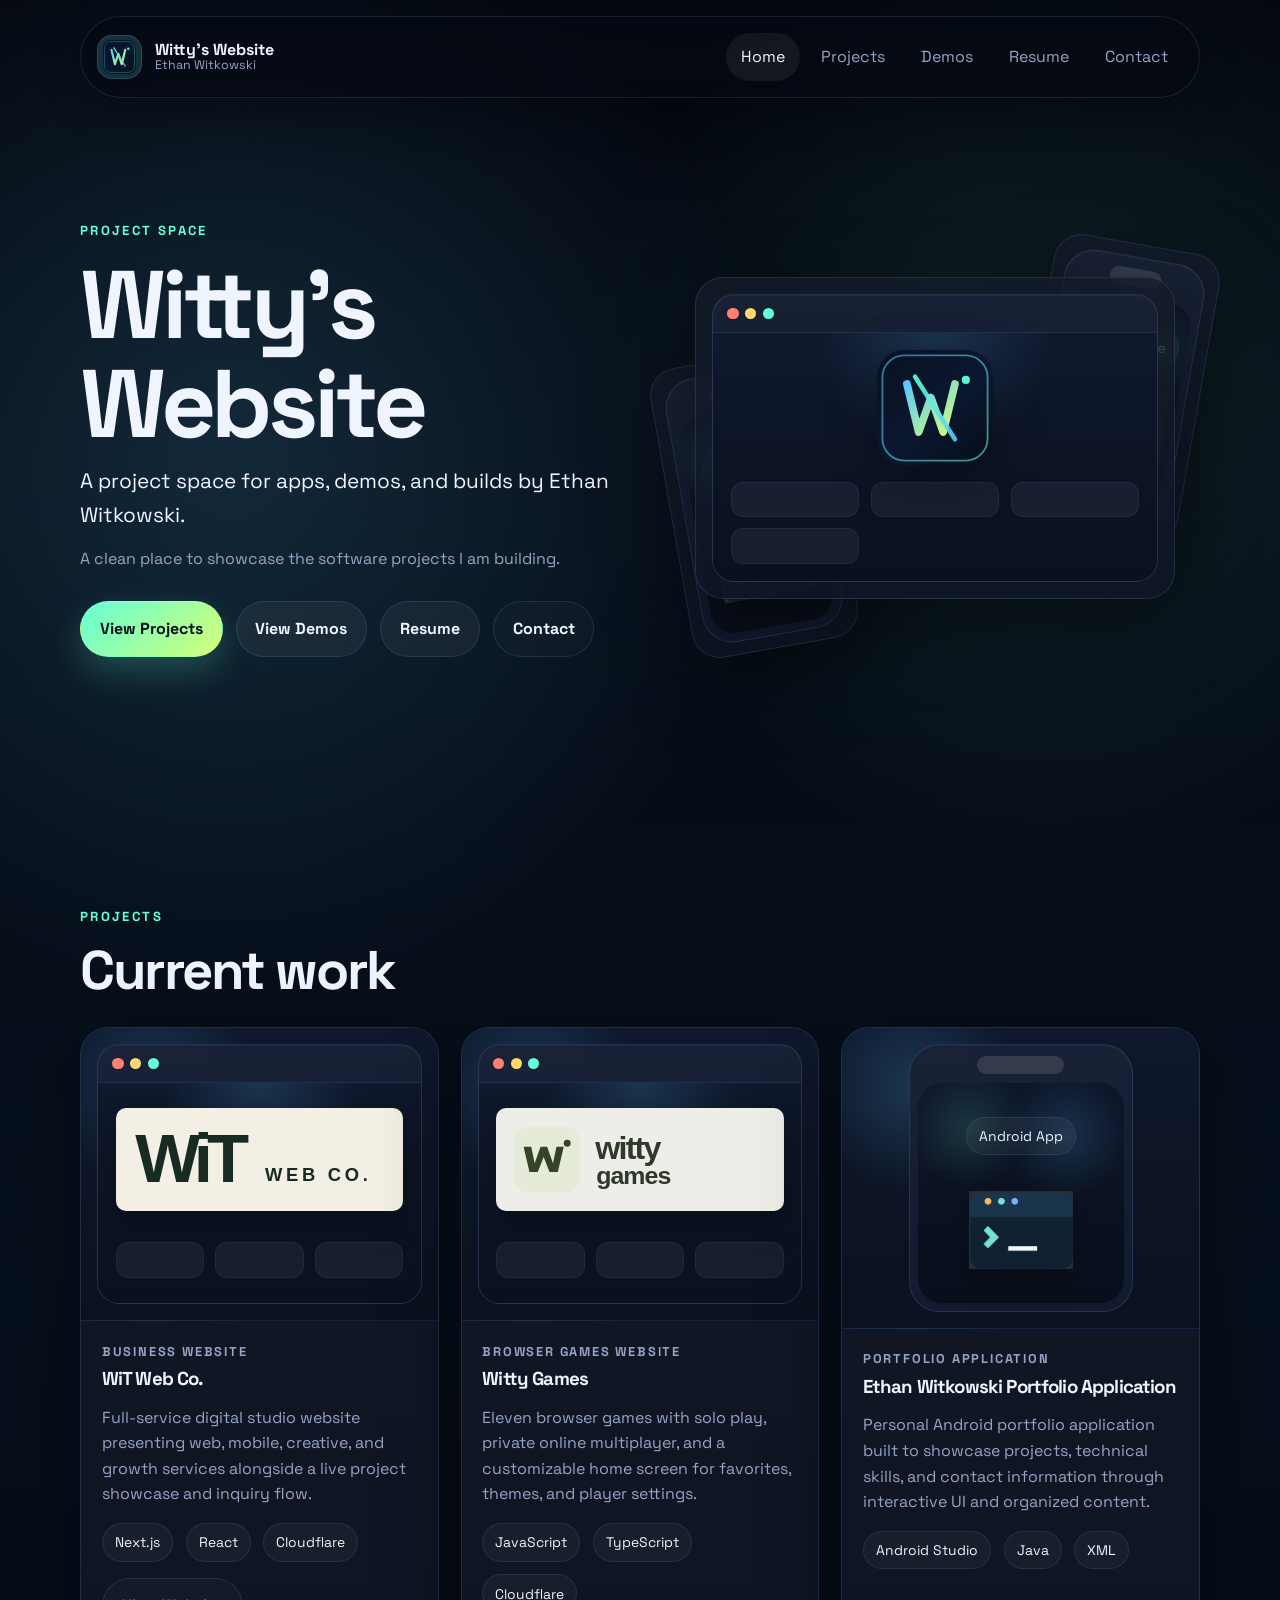
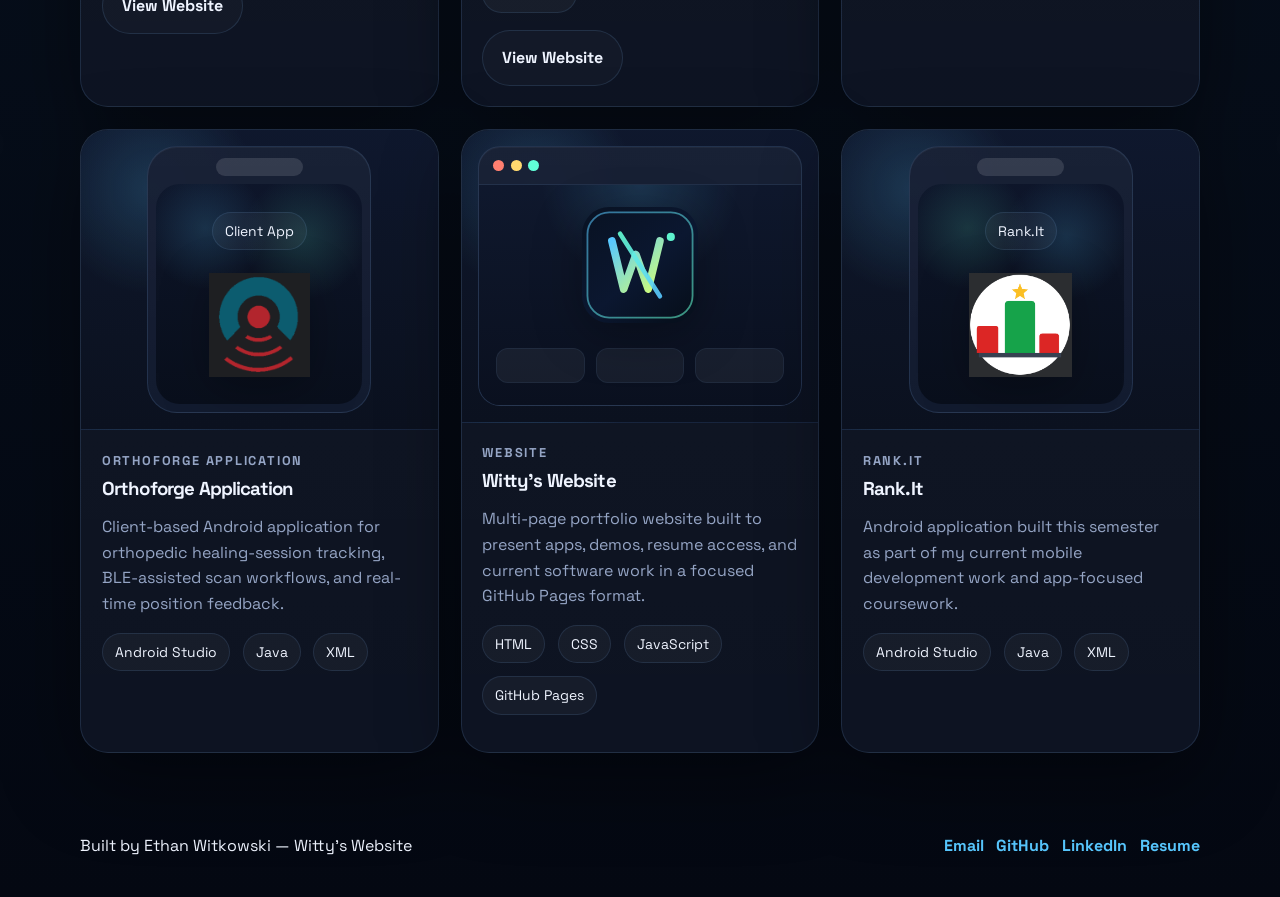
<file: index.html>
<!DOCTYPE html>
<html lang="en">
  <head>
    <meta charset="UTF-8" />
    <meta name="viewport" content="width=device-width, initial-scale=1.0" />
    <meta
      name="description"
      content="Witty's Website is Ethan Witkowski's clean project space for apps, demos, and builds."
    />
    <title>Witty's Website | Ethan Witkowski</title>
    <link rel="preconnect" href="https://fonts.googleapis.com" />
    <link rel="preconnect" href="https://fonts.gstatic.com" crossorigin />
    <link
      href="https://fonts.googleapis.com/css2?family=Space+Grotesk:wght@400;500;700&family=JetBrains+Mono:wght@400;600&display=swap"
      rel="stylesheet"
    />
    <link rel="stylesheet" href="styles.css" />
  </head>
  <body data-page="home">
    <div class="site-shell">
      <header class="topbar">
        <nav class="navbar">
          <a class="brand" href="index.html" aria-label="Witty's Website home">
            <span class="brand-mark">
              <img class="brand-logo" src="assets/wittys-website-logo.svg" alt="Witty's Website logo" />
            </span>
            <span class="brand-text">
              <strong>Witty's Website</strong>
              <small>Ethan Witkowski</small>
            </span>
          </a>

          <button
            class="menu-toggle"
            type="button"
            aria-expanded="false"
            aria-controls="nav-links"
            aria-label="Open navigation"
          >
            <span></span>
            <span></span>
            <span></span>
          </button>

          <div class="nav-links" id="nav-links">
            <a href="index.html" data-page="home">Home</a>
            <a href="projects.html" data-page="projects">Projects</a>
            <a href="demo.html" data-page="demo">Demos</a>
            <a href="resume.html" data-page="resume">Resume</a>
            <a href="contact.html" data-page="contact">Contact</a>
          </div>
        </nav>
      </header>

      <main>
        <section class="section hero hero-minimal">
          <div class="hero-copy reveal">
            <p class="eyebrow">Project Space</p>
            <h1>Witty's Website</h1>
            <p class="hero-subtitle">A project space for apps, demos, and builds by Ethan Witkowski.</p>
            <p class="hero-intro">A clean place to showcase the software projects I am building.</p>

            <div class="hero-actions">
              <a class="button button-primary" href="projects.html">View Projects</a>
              <a class="button button-secondary" href="demo.html">View Demos</a>
              <a
                class="button button-secondary"
                href="assets/Ethan-Witkowski-Resume.pdf"
                target="_blank"
                rel="noreferrer"
              >
                Resume
              </a>
              <a class="button button-ghost" href="contact.html">Contact</a>
            </div>
          </div>

          <div class="hero-display reveal">
            <div class="hero-spotlight"></div>
            <div class="hero-core-card">
              <div class="mockup-browser">
                <div class="browser-bar">
                  <span></span>
                  <span></span>
                  <span></span>
                </div>
                <div class="browser-canvas">
                  <img class="project-logo project-logo-large" src="assets/wittys-website-logo.svg" alt="Witty's Website logo" />
                  <div class="preview-grid">
                    <span></span>
                    <span></span>
                    <span></span>
                    <span></span>
                  </div>
                </div>
              </div>
            </div>
            <div class="hero-side-card card-left">
              <div class="mockup-phone">
                <div class="phone-notch"></div>
                <div class="phone-screen">
                  <div class="screen-chip">Portfolio App</div>
                  <img class="project-logo" src="assets/portfolio%20%20logo.png" alt="Portfolio Application logo" />
                </div>
              </div>
            </div>
            <div class="hero-side-card card-right">
              <div class="mockup-phone phone-accent-alt">
                <div class="phone-notch"></div>
                <div class="phone-screen">
                  <div class="screen-chip">Orthoforge</div>
                  <img class="project-logo" src="assets/orthoforge%20logo.png" alt="Orthoforge logo" />
                </div>
              </div>
            </div>
          </div>
        </section>

        <section class="section">
          <div class="section-heading reveal">
            <p class="eyebrow">Projects</p>
            <h2>Current work</h2>
          </div>

          <div class="project-grid">
            <article class="project-card reveal">
              <div class="card-media">
                <div class="mockup-browser media-shell">
                  <div class="browser-bar">
                    <span></span>
                    <span></span>
                    <span></span>
                  </div>
                  <div class="browser-canvas">
                    <img class="project-brand-logo" src="assets/wit-web-co-logo.svg" alt="WiT Web Co. logo" />
                    <div class="preview-grid">
                      <span></span>
                      <span></span>
                      <span></span>
                    </div>
                  </div>
                </div>
              </div>
              <div class="card-body">
                <p class="card-type">Business Website</p>
                <h3>WiT Web Co.</h3>
                <p>Full-service digital studio website presenting web, mobile, creative, and growth services alongside a live project showcase and inquiry flow.</p>
                <div class="tag-row">
                  <span>Next.js</span>
                  <span>React</span>
                  <span>Cloudflare</span>
                </div>
                <div class="action-row">
                  <a class="button button-ghost" href="https://wit-web-co.ejwit004.workers.dev" target="_blank" rel="noreferrer">View Website</a>
                </div>
              </div>
            </article>

            <article class="project-card reveal">
              <div class="card-media">
                <div class="mockup-browser media-shell">
                  <div class="browser-bar">
                    <span></span>
                    <span></span>
                    <span></span>
                  </div>
                  <div class="browser-canvas">
                    <img class="project-brand-logo" src="assets/witty-games-logo.svg" alt="Witty Games logo" />
                    <div class="preview-grid">
                      <span></span>
                      <span></span>
                      <span></span>
                    </div>
                  </div>
                </div>
              </div>
              <div class="card-body">
                <p class="card-type">Browser Games Website</p>
                <h3>Witty Games</h3>
                <p>Eleven browser games with solo play, private online multiplayer, and a customizable home screen for favorites, themes, and player settings.</p>
                <div class="tag-row">
                  <span>JavaScript</span>
                  <span>TypeScript</span>
                  <span>Cloudflare</span>
                </div>
                <div class="action-row">
                  <a class="button button-ghost" href="https://witty-games.com" target="_blank" rel="noopener noreferrer">View Website</a>
                </div>
              </div>
            </article>

            <article class="project-card reveal">
              <div class="card-media">
                <div class="mockup-phone media-shell">
                  <div class="phone-notch"></div>
                  <div class="phone-screen">
                    <div class="screen-chip">Android App</div>
                    <img class="project-logo" src="assets/portfolio%20%20logo.png" alt="Portfolio Application logo" />
                  </div>
                </div>
              </div>
              <div class="card-body">
                <p class="card-type">Portfolio Application</p>
                <h3>Ethan Witkowski Portfolio Application</h3>
                <p>Personal Android portfolio application built to showcase projects, technical skills, and contact information through interactive UI and organized content.</p>
                <div class="tag-row">
                  <span>Android Studio</span>
                  <span>Java</span>
                  <span>XML</span>
                </div>
              </div>
            </article>

            <article class="project-card reveal">
              <div class="card-media">
                <div class="mockup-phone media-shell phone-accent-alt">
                  <div class="phone-notch"></div>
                  <div class="phone-screen">
                    <div class="screen-chip">Client App</div>
                    <img class="project-logo" src="assets/orthoforge%20logo.png" alt="Orthoforge logo" />
                  </div>
                </div>
              </div>
              <div class="card-body">
                <p class="card-type">Orthoforge Application</p>
                <h3>Orthoforge Application</h3>
                <p>Client-based Android application for orthopedic healing-session tracking, BLE-assisted scan workflows, and real-time position feedback.</p>
                <div class="tag-row">
                  <span>Android Studio</span>
                  <span>Java</span>
                  <span>XML</span>
                </div>
              </div>
            </article>

            <article class="project-card reveal">
              <div class="card-media">
                <div class="mockup-browser media-shell">
                  <div class="browser-bar">
                    <span></span>
                    <span></span>
                    <span></span>
                  </div>
                  <div class="browser-canvas">
                    <img class="project-logo project-logo-large" src="assets/wittys-website-logo.svg" alt="Witty's Website logo" />
                    <div class="preview-grid">
                      <span></span>
                      <span></span>
                      <span></span>
                    </div>
                  </div>
                </div>
              </div>
              <div class="card-body">
                <p class="card-type">Website</p>
                <h3>Witty's Website</h3>
                <p>Multi-page portfolio website built to present apps, demos, resume access, and current software work in a focused GitHub Pages format.</p>
                <div class="tag-row">
                  <span>HTML</span>
                  <span>CSS</span>
                  <span>JavaScript</span>
                  <span>GitHub Pages</span>
                </div>
              </div>
            </article>

            <article class="project-card reveal">
              <div class="card-media">
                <div class="mockup-phone media-shell">
                  <div class="phone-notch"></div>
                  <div class="phone-screen">
                    <div class="screen-chip">Rank.It</div>
                    <img class="project-logo" src="assets/rankit%20logo.png" alt="Rank.It logo" />
                  </div>
                </div>
              </div>
              <div class="card-body">
                <p class="card-type">Rank.It</p>
                <h3>Rank.It</h3>
                <p>Android application built this semester as part of my current mobile development work and app-focused coursework.</p>
                <div class="tag-row">
                  <span>Android Studio</span>
                  <span>Java</span>
                  <span>XML</span>
                </div>
              </div>
            </article>
          </div>
        </section>
      </main>

      <footer class="footer">
        <p>Built by Ethan Witkowski — Witty's Website</p>
        <div class="footer-links">
          <a href="mailto:ew994895@wcupa.edu">Email</a>
          <a href="https://github.com/ew994895" target="_blank" rel="noreferrer">GitHub</a>
          <a href="https://www.linkedin.com/in/ethan-witkowski-81ba93391/" target="_blank" rel="noreferrer">LinkedIn</a>
          <a href="assets/Ethan-Witkowski-Resume.pdf" target="_blank" rel="noreferrer">Resume</a>
        </div>
      </footer>
    </div>

    <script src="script.js"></script>
  </body>
</html>
</file>
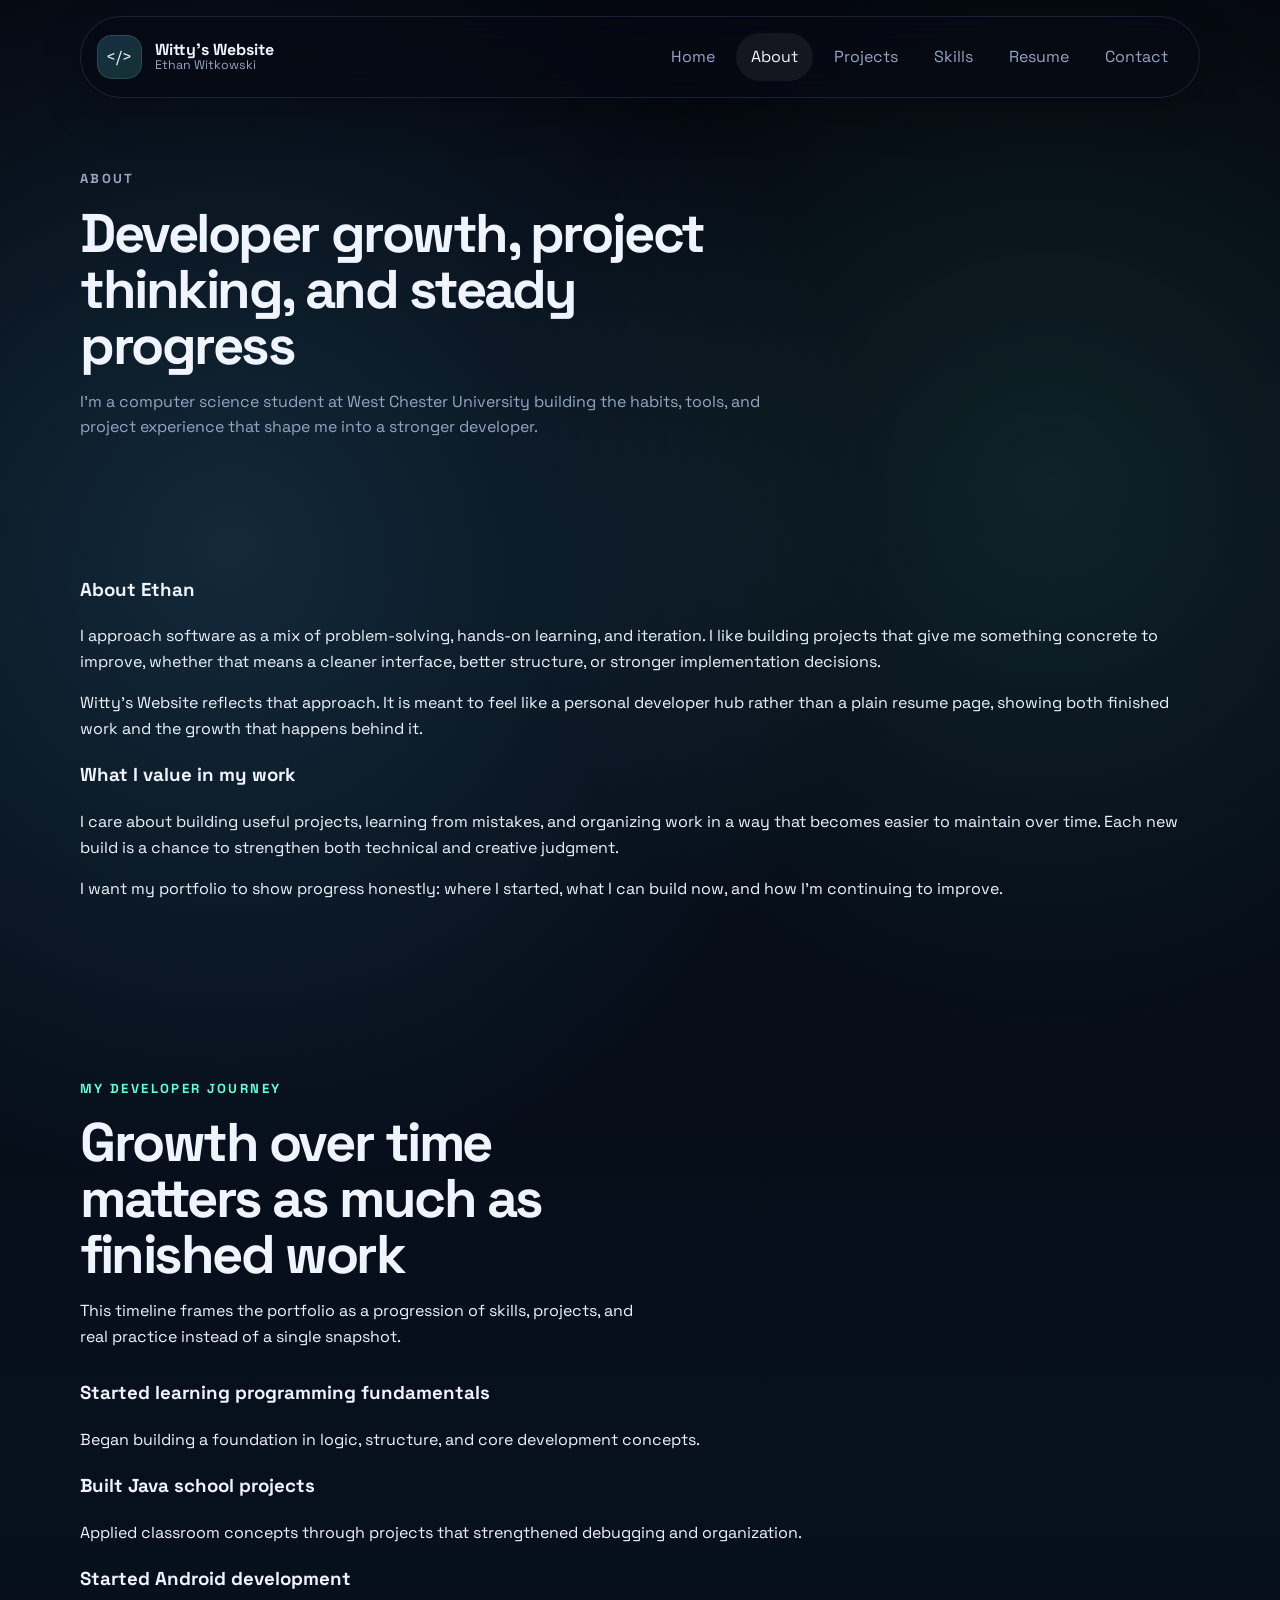
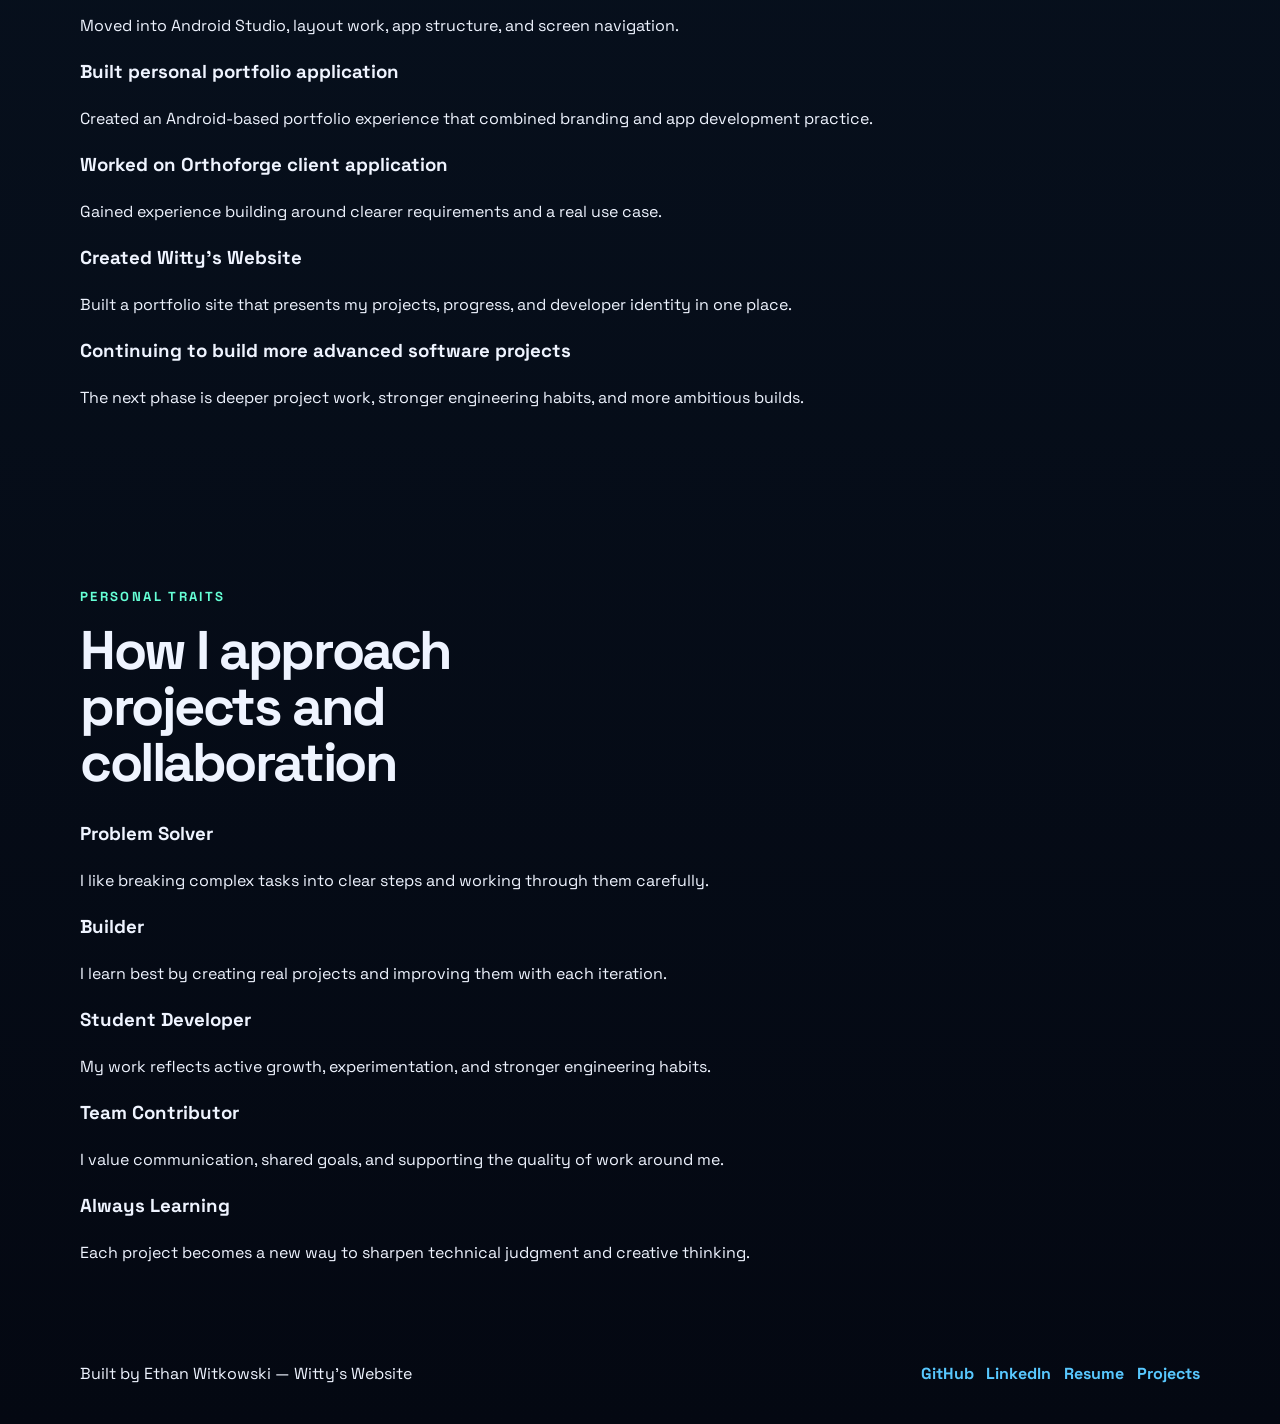
<file: about.html>
<!DOCTYPE html>
<html lang="en">
  <head>
    <meta charset="UTF-8" />
    <meta name="viewport" content="width=device-width, initial-scale=1.0" />
    <meta
      name="description"
      content="Learn more about Ethan Witkowski, his developer journey, and the mindset behind Witty's Website."
    />
    <title>About | Witty's Website</title>
    <link rel="preconnect" href="https://fonts.googleapis.com" />
    <link rel="preconnect" href="https://fonts.gstatic.com" crossorigin />
    <link
      href="https://fonts.googleapis.com/css2?family=Space+Grotesk:wght@400;500;700&family=JetBrains+Mono:wght@400;600&display=swap"
      rel="stylesheet"
    />
    <link rel="stylesheet" href="styles.css" />
  </head>
  <body data-page="about">
    <div class="site-shell">
      <header class="topbar">
        <nav class="navbar">
          <a class="brand" href="index.html" aria-label="Witty's Website home">
            <span class="brand-mark">&lt;/&gt;</span>
            <span class="brand-text">
              <strong>Witty's Website</strong>
              <small>Ethan Witkowski</small>
            </span>
          </a>

          <button
            class="menu-toggle"
            type="button"
            aria-expanded="false"
            aria-controls="nav-links"
            aria-label="Open navigation"
          >
            <span></span>
            <span></span>
            <span></span>
          </button>

          <div class="nav-links" id="nav-links">
            <a href="index.html" data-page="home">Home</a>
            <a href="about.html" data-page="about">About</a>
            <a href="projects.html" data-page="projects">Projects</a>
            <a href="skills.html" data-page="skills">Skills</a>
            <a href="resume.html" data-page="resume">Resume</a>
            <a href="contact.html" data-page="contact">Contact</a>
          </div>
        </nav>
      </header>

      <main>
        <section class="section page-header">
          <div class="page-header-copy reveal">
            <p class="eyebrow">About</p>
            <h1>Developer growth, project thinking, and steady progress</h1>
            <p>
              I’m a computer science student at West Chester University building the
              habits, tools, and project experience that shape me into a stronger developer.
            </p>
          </div>
        </section>

        <section class="section">
          <div class="about-grid">
            <article class="glass-card about-story reveal">
              <h3>About Ethan</h3>
              <p>
                I approach software as a mix of problem-solving, hands-on learning,
                and iteration. I like building projects that give me something concrete
                to improve, whether that means a cleaner interface, better structure,
                or stronger implementation decisions.
              </p>
              <p>
                Witty’s Website reflects that approach. It is meant to feel like a
                personal developer hub rather than a plain resume page, showing both
                finished work and the growth that happens behind it.
              </p>
            </article>

            <article class="glass-card about-story reveal">
              <h3>What I value in my work</h3>
              <p>
                I care about building useful projects, learning from mistakes, and
                organizing work in a way that becomes easier to maintain over time.
                Each new build is a chance to strengthen both technical and creative judgment.
              </p>
              <p>
                I want my portfolio to show progress honestly: where I started, what I
                can build now, and how I’m continuing to improve.
              </p>
            </article>
          </div>
        </section>

        <section class="section">
          <div class="section-heading reveal">
            <p class="eyebrow">My Developer Journey</p>
            <h2>Growth over time matters as much as finished work</h2>
            <p>
              This timeline frames the portfolio as a progression of skills, projects,
              and real practice instead of a single snapshot.
            </p>
          </div>

          <div class="timeline">
            <article class="timeline-item reveal">
              <span class="timeline-dot"></span>
              <div class="timeline-content glass-card">
                <h3>Started learning programming fundamentals</h3>
                <p>Began building a foundation in logic, structure, and core development concepts.</p>
              </div>
            </article>
            <article class="timeline-item reveal">
              <span class="timeline-dot"></span>
              <div class="timeline-content glass-card">
                <h3>Built Java school projects</h3>
                <p>Applied classroom concepts through projects that strengthened debugging and organization.</p>
              </div>
            </article>
            <article class="timeline-item reveal">
              <span class="timeline-dot"></span>
              <div class="timeline-content glass-card">
                <h3>Started Android development</h3>
                <p>Moved into Android Studio, layout work, app structure, and screen navigation.</p>
              </div>
            </article>
            <article class="timeline-item reveal">
              <span class="timeline-dot"></span>
              <div class="timeline-content glass-card">
                <h3>Built personal portfolio application</h3>
                <p>Created an Android-based portfolio experience that combined branding and app development practice.</p>
              </div>
            </article>
            <article class="timeline-item reveal">
              <span class="timeline-dot"></span>
              <div class="timeline-content glass-card">
                <h3>Worked on Orthoforge client application</h3>
                <p>Gained experience building around clearer requirements and a real use case.</p>
              </div>
            </article>
            <article class="timeline-item reveal">
              <span class="timeline-dot"></span>
              <div class="timeline-content glass-card">
                <h3>Created Witty's Website</h3>
                <p>Built a portfolio site that presents my projects, progress, and developer identity in one place.</p>
              </div>
            </article>
            <article class="timeline-item reveal">
              <span class="timeline-dot"></span>
              <div class="timeline-content glass-card">
                <h3>Continuing to build more advanced software projects</h3>
                <p>The next phase is deeper project work, stronger engineering habits, and more ambitious builds.</p>
              </div>
            </article>
          </div>
        </section>

        <section class="section">
          <div class="section-heading reveal">
            <p class="eyebrow">Personal Traits</p>
            <h2>How I approach projects and collaboration</h2>
          </div>

          <div class="trait-grid traits-wide">
            <article class="trait-card glass-card reveal">
              <h3>Problem Solver</h3>
              <p>I like breaking complex tasks into clear steps and working through them carefully.</p>
            </article>
            <article class="trait-card glass-card reveal">
              <h3>Builder</h3>
              <p>I learn best by creating real projects and improving them with each iteration.</p>
            </article>
            <article class="trait-card glass-card reveal">
              <h3>Student Developer</h3>
              <p>My work reflects active growth, experimentation, and stronger engineering habits.</p>
            </article>
            <article class="trait-card glass-card reveal">
              <h3>Team Contributor</h3>
              <p>I value communication, shared goals, and supporting the quality of work around me.</p>
            </article>
            <article class="trait-card glass-card reveal">
              <h3>Always Learning</h3>
              <p>Each project becomes a new way to sharpen technical judgment and creative thinking.</p>
            </article>
          </div>
        </section>
      </main>

      <footer class="footer">
        <p>Built by Ethan Witkowski — Witty's Website</p>
        <div class="footer-links">
          <a href="#">GitHub</a>
          <a href="#">LinkedIn</a>
          <a href="assets/Ethan-Witkowski-Resume.pdf" target="_blank" rel="noreferrer">Resume</a>
          <a href="projects.html">Projects</a>
        </div>
      </footer>
    </div>

    <script src="script.js"></script>
  </body>
</html>
</file>
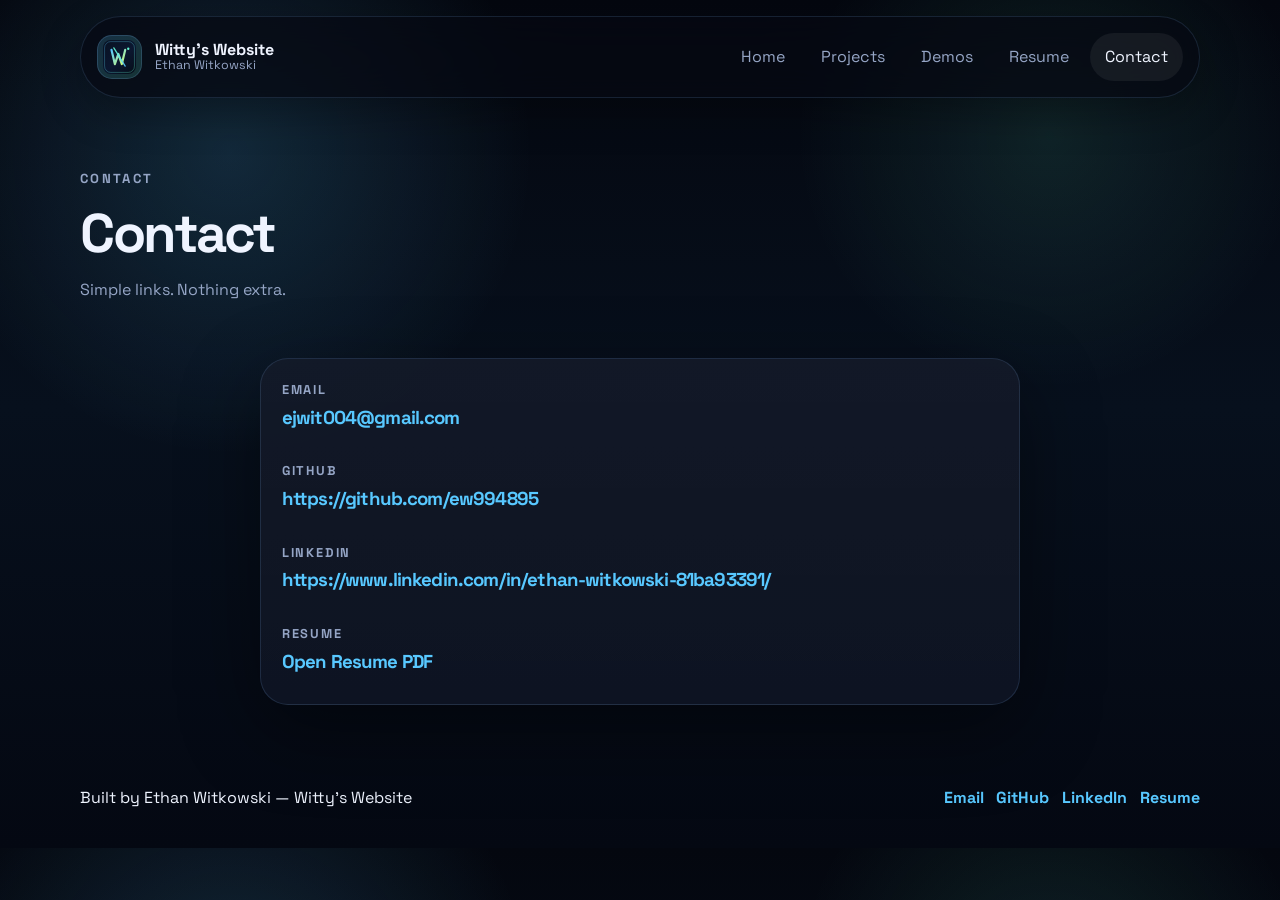
<file: contact.html>
<!DOCTYPE html>
<html lang="en">
  <head>
    <meta charset="UTF-8" />
    <meta name="viewport" content="width=device-width, initial-scale=1.0" />
    <meta
      name="description"
      content="Contact Ethan Witkowski by email and through his project portfolio links."
    />
    <title>Contact | Witty's Website</title>
    <link rel="preconnect" href="https://fonts.googleapis.com" />
    <link rel="preconnect" href="https://fonts.gstatic.com" crossorigin />
    <link
      href="https://fonts.googleapis.com/css2?family=Space+Grotesk:wght@400;500;700&family=JetBrains+Mono:wght@400;600&display=swap"
      rel="stylesheet"
    />
    <link rel="stylesheet" href="styles.css" />
  </head>
  <body data-page="contact">
    <div class="site-shell">
      <header class="topbar">
        <nav class="navbar">
          <a class="brand" href="index.html" aria-label="Witty's Website home">
            <span class="brand-mark">
              <img class="brand-logo" src="assets/wittys-website-logo.svg" alt="Witty's Website logo" />
            </span>
            <span class="brand-text">
              <strong>Witty's Website</strong>
              <small>Ethan Witkowski</small>
            </span>
          </a>

          <button
            class="menu-toggle"
            type="button"
            aria-expanded="false"
            aria-controls="nav-links"
            aria-label="Open navigation"
          >
            <span></span>
            <span></span>
            <span></span>
          </button>

          <div class="nav-links" id="nav-links">
            <a href="index.html" data-page="home">Home</a>
            <a href="projects.html" data-page="projects">Projects</a>
            <a href="demo.html" data-page="demo">Demos</a>
            <a href="resume.html" data-page="resume">Resume</a>
            <a href="contact.html" data-page="contact">Contact</a>
          </div>
        </nav>
      </header>

      <main>
        <section class="section page-header">
          <div class="page-header-copy reveal">
            <p class="eyebrow">Contact</p>
            <h1>Contact</h1>
            <p>Simple links. Nothing extra.</p>
          </div>
        </section>

        <section class="section section-tight-top">
          <article class="simple-card contact-card reveal">
            <div class="contact-list">
              <div>
                <p class="card-type">Email</p>
                <h3><a class="inline-link" href="mailto:ejwit004@gmail.com">ejwit004@gmail.com</a></h3>
              </div>
              <div>
                <p class="card-type">GitHub</p>
                <h3><a class="inline-link" href="https://github.com/ew994895" target="_blank" rel="noreferrer">https://github.com/ew994895</a></h3>
              </div>
              <div>
                <p class="card-type">LinkedIn</p>
                <h3><a class="inline-link" href="https://www.linkedin.com/in/ethan-witkowski-81ba93391/" target="_blank" rel="noreferrer">https://www.linkedin.com/in/ethan-witkowski-81ba93391/</a></h3>
              </div>
              <div>
                <p class="card-type">Resume</p>
                <h3>
                  <a class="inline-link" href="assets/Ethan-Witkowski-Resume.pdf" target="_blank" rel="noreferrer">
                    Open Resume PDF
                  </a>
                </h3>
              </div>
            </div>
          </article>
        </section>
      </main>

      <footer class="footer">
        <p>Built by Ethan Witkowski — Witty's Website</p>
        <div class="footer-links">
          <a href="mailto:ew994895@wcupa.edu">Email</a>
          <a href="https://github.com/ew994895" target="_blank" rel="noreferrer">GitHub</a>
          <a href="https://www.linkedin.com/in/ethan-witkowski-81ba93391/" target="_blank" rel="noreferrer">LinkedIn</a>
          <a href="assets/Ethan-Witkowski-Resume.pdf" target="_blank" rel="noreferrer">Resume</a>
        </div>
      </footer>
    </div>

    <script src="script.js"></script>
  </body>
</html>
</file>
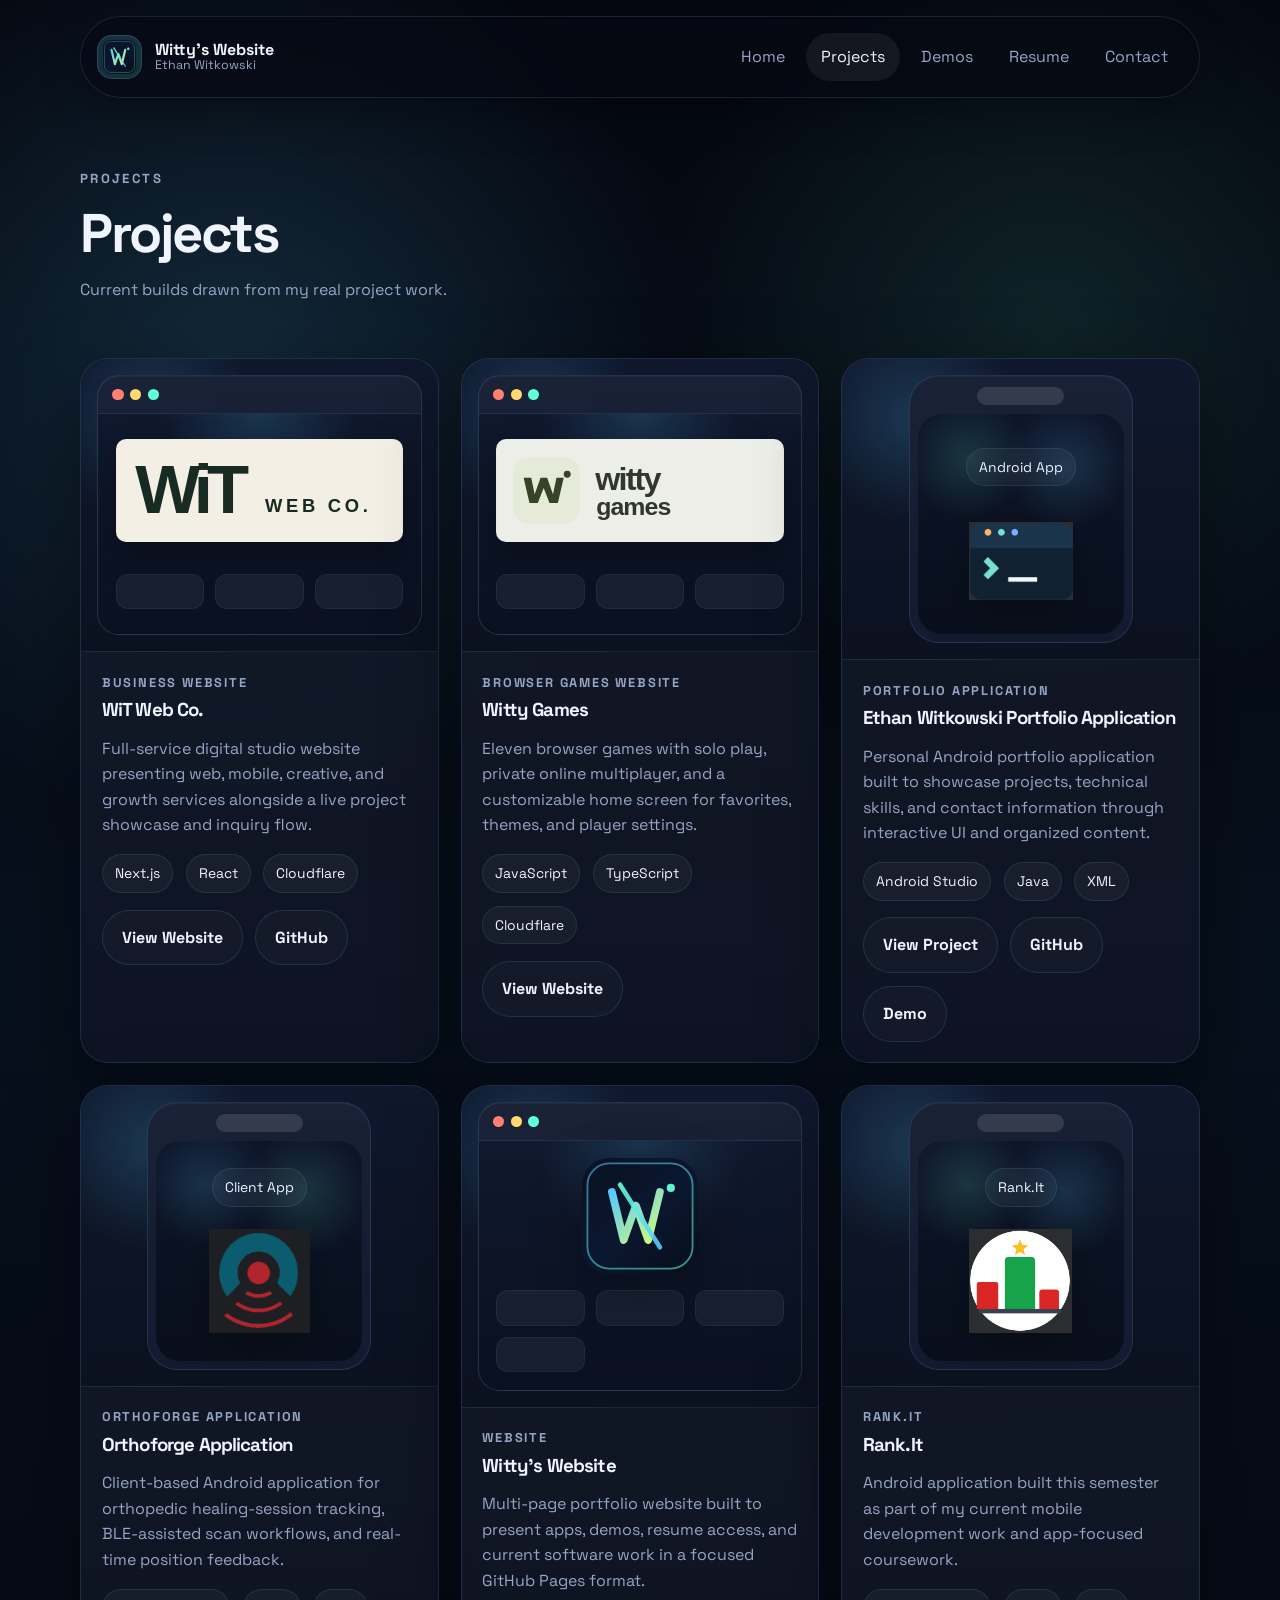
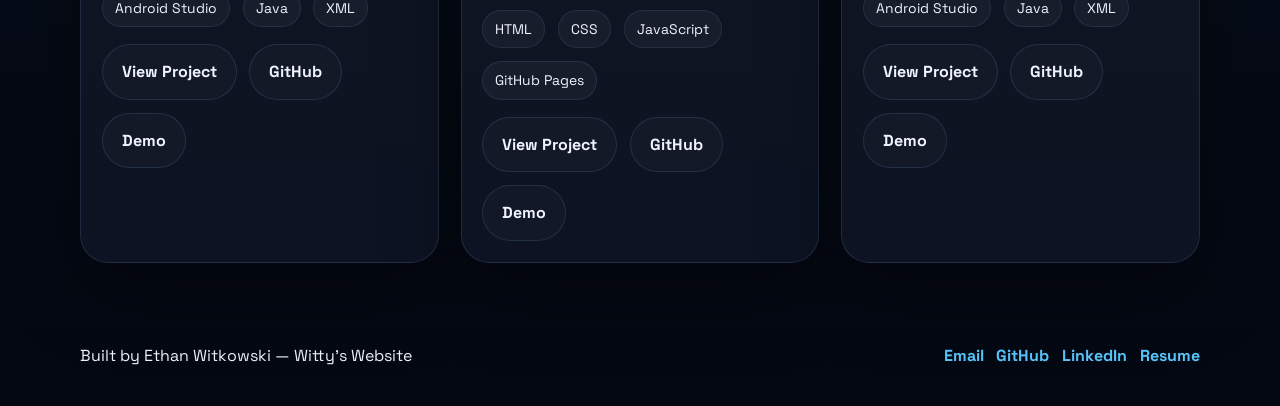
<file: projects.html>
<!DOCTYPE html>
<html lang="en">
  <head>
    <meta charset="UTF-8" />
    <meta name="viewport" content="width=device-width, initial-scale=1.0" />
    <meta
      name="description"
      content="Project gallery for Ethan Witkowski's current apps and website builds."
    />
    <title>Projects | Witty's Website</title>
    <link rel="preconnect" href="https://fonts.googleapis.com" />
    <link rel="preconnect" href="https://fonts.gstatic.com" crossorigin />
    <link
      href="https://fonts.googleapis.com/css2?family=Space+Grotesk:wght@400;500;700&family=JetBrains+Mono:wght@400;600&display=swap"
      rel="stylesheet"
    />
    <link rel="stylesheet" href="styles.css" />
  </head>
  <body data-page="projects">
    <div class="site-shell">
      <header class="topbar">
        <nav class="navbar">
          <a class="brand" href="index.html" aria-label="Witty's Website home">
            <span class="brand-mark">
              <img class="brand-logo" src="assets/wittys-website-logo.svg" alt="Witty's Website logo" />
            </span>
            <span class="brand-text">
              <strong>Witty's Website</strong>
              <small>Ethan Witkowski</small>
            </span>
          </a>

          <button
            class="menu-toggle"
            type="button"
            aria-expanded="false"
            aria-controls="nav-links"
            aria-label="Open navigation"
          >
            <span></span>
            <span></span>
            <span></span>
          </button>

          <div class="nav-links" id="nav-links">
            <a href="index.html" data-page="home">Home</a>
            <a href="projects.html" data-page="projects">Projects</a>
            <a href="demo.html" data-page="demo">Demos</a>
            <a href="resume.html" data-page="resume">Resume</a>
            <a href="contact.html" data-page="contact">Contact</a>
          </div>
        </nav>
      </header>

      <main>
        <section class="section page-header">
          <div class="page-header-copy reveal">
            <p class="eyebrow">Projects</p>
            <h1>Projects</h1>
            <p>Current builds drawn from my real project work.</p>
          </div>
        </section>

        <section class="section section-tight-top">
          <div class="project-grid">
            <article class="project-card reveal">
              <div class="card-media">
                <div class="mockup-browser media-shell">
                  <div class="browser-bar">
                    <span></span>
                    <span></span>
                    <span></span>
                  </div>
                  <div class="browser-canvas">
                    <img class="project-brand-logo" src="assets/wit-web-co-logo.svg" alt="WiT Web Co. logo" />
                    <div class="preview-grid">
                      <span></span>
                      <span></span>
                      <span></span>
                    </div>
                  </div>
                </div>
              </div>
              <div class="card-body">
                <p class="card-type">Business Website</p>
                <h3>WiT Web Co.</h3>
                <p>Full-service digital studio website presenting web, mobile, creative, and growth services alongside a live project showcase and inquiry flow.</p>
                <div class="tag-row">
                  <span>Next.js</span>
                  <span>React</span>
                  <span>Cloudflare</span>
                </div>
                <div class="action-row">
                  <a class="button button-ghost" href="https://wit-web-co.ejwit004.workers.dev" target="_blank" rel="noreferrer">View Website</a>
                  <a class="button button-ghost" href="https://github.com/ew994895/WiT-Web-Co" target="_blank" rel="noreferrer">GitHub</a>
                </div>
              </div>
            </article>

            <article class="project-card reveal">
              <div class="card-media">
                <div class="mockup-browser media-shell">
                  <div class="browser-bar">
                    <span></span>
                    <span></span>
                    <span></span>
                  </div>
                  <div class="browser-canvas">
                    <img class="project-brand-logo" src="assets/witty-games-logo.svg" alt="Witty Games logo" />
                    <div class="preview-grid">
                      <span></span>
                      <span></span>
                      <span></span>
                    </div>
                  </div>
                </div>
              </div>
              <div class="card-body">
                <p class="card-type">Browser Games Website</p>
                <h3>Witty Games</h3>
                <p>Eleven browser games with solo play, private online multiplayer, and a customizable home screen for favorites, themes, and player settings.</p>
                <div class="tag-row">
                  <span>JavaScript</span>
                  <span>TypeScript</span>
                  <span>Cloudflare</span>
                </div>
                <div class="action-row">
                  <a class="button button-ghost" href="https://witty-games.com" target="_blank" rel="noopener noreferrer">View Website</a>
                </div>
              </div>
            </article>

            <article class="project-card reveal">
              <div class="card-media">
                <div class="mockup-phone media-shell">
                  <div class="phone-notch"></div>
                  <div class="phone-screen">
                    <div class="screen-chip">Android App</div>
                    <img class="project-logo" src="assets/portfolio%20%20logo.png" alt="Portfolio Application logo" />
                  </div>
                </div>
              </div>
              <div class="card-body">
                <p class="card-type">Portfolio Application</p>
                <h3>Ethan Witkowski Portfolio Application</h3>
                <p>Personal Android portfolio application built to showcase projects, technical skills, and contact information through interactive UI and organized content.</p>
                <div class="tag-row">
                  <span>Android Studio</span>
                  <span>Java</span>
                  <span>XML</span>
                </div>
                <div class="action-row">
                  <a class="button button-ghost" href="#">View Project</a>
                  <a class="button button-ghost" href="#" target="_blank" rel="noreferrer">GitHub</a>
                  <a class="button button-ghost" href="demo.html">Demo</a>
                </div>
              </div>
            </article>

            <article class="project-card reveal">
              <div class="card-media">
                <div class="mockup-phone media-shell phone-accent-alt">
                  <div class="phone-notch"></div>
                  <div class="phone-screen">
                    <div class="screen-chip">Client App</div>
                    <img class="project-logo" src="assets/orthoforge%20logo.png" alt="Orthoforge logo" />
                  </div>
                </div>
              </div>
              <div class="card-body">
                <p class="card-type">Orthoforge Application</p>
                <h3>Orthoforge Application</h3>
                <p>Client-based Android application for orthopedic healing-session tracking, BLE-assisted scan workflows, and real-time position feedback.</p>
                <div class="tag-row">
                  <span>Android Studio</span>
                  <span>Java</span>
                  <span>XML</span>
                </div>
                <div class="action-row">
                  <a class="button button-ghost" href="https://www.orthoforge.com/" target="_blank" rel="noreferrer">View Project</a>
                  <a class="button button-ghost" href="#" target="_blank" rel="noreferrer">GitHub</a>
                  <a class="button button-ghost" href="demo.html">Demo</a>
                </div>
              </div>
            </article>

            <article class="project-card reveal">
              <div class="card-media">
                <div class="mockup-browser media-shell">
                  <div class="browser-bar">
                    <span></span>
                    <span></span>
                    <span></span>
                  </div>
                  <div class="browser-canvas">
                    <img class="project-logo project-logo-large" src="assets/wittys-website-logo.svg" alt="Witty's Website logo" />
                    <div class="preview-grid">
                      <span></span>
                      <span></span>
                      <span></span>
                      <span></span>
                    </div>
                  </div>
                </div>
              </div>
              <div class="card-body">
                <p class="card-type">Website</p>
                <h3>Witty's Website</h3>
                <p>Multi-page portfolio website built to present apps, demos, resume access, and current software work in a focused GitHub Pages format.</p>
                <div class="tag-row">
                  <span>HTML</span>
                  <span>CSS</span>
                  <span>JavaScript</span>
                  <span>GitHub Pages</span>
                </div>
                <div class="action-row">
                  <a class="button button-ghost" href="https://github.com/ew994895/WittysWebsite" target="_blank" rel="noreferrer">View Project</a>
                  <a class="button button-ghost" href="https://github.com/ew994895/WittysWebsite" target="_blank" rel="noreferrer">GitHub</a>
                  <a class="button button-ghost" href="demo.html">Demo</a>
                </div>
              </div>
            </article>

            <article class="project-card reveal">
              <div class="card-media">
                <div class="mockup-phone media-shell">
                  <div class="phone-notch"></div>
                  <div class="phone-screen">
                    <div class="screen-chip">Rank.It</div>
                    <img class="project-logo" src="assets/rankit%20logo.png" alt="Rank.It logo" />
                  </div>
                </div>
              </div>
              <div class="card-body">
                <p class="card-type">Rank.It</p>
                <h3>Rank.It</h3>
                <p>Android application built this semester as part of my current mobile development work and app-focused coursework.</p>
                <div class="tag-row">
                  <span>Android Studio</span>
                  <span>Java</span>
                  <span>XML</span>
                </div>
                <div class="action-row">
                  <a class="button button-ghost" href="#">View Project</a>
                  <a class="button button-ghost" href="#" target="_blank" rel="noreferrer">GitHub</a>
                  <a class="button button-ghost" href="demo.html">Demo</a>
                </div>
              </div>
            </article>
          </div>
        </section>
      </main>

      <footer class="footer">
        <p>Built by Ethan Witkowski — Witty's Website</p>
        <div class="footer-links">
          <a href="mailto:ew994895@wcupa.edu">Email</a>
          <a href="https://github.com/ew994895" target="_blank" rel="noreferrer">GitHub</a>
          <a href="https://www.linkedin.com/in/ethan-witkowski-81ba93391/" target="_blank" rel="noreferrer">LinkedIn</a>
          <a href="assets/Ethan-Witkowski-Resume.pdf" target="_blank" rel="noreferrer">Resume</a>
        </div>
      </footer>
    </div>

    <script src="script.js"></script>
  </body>
</html>
</file>
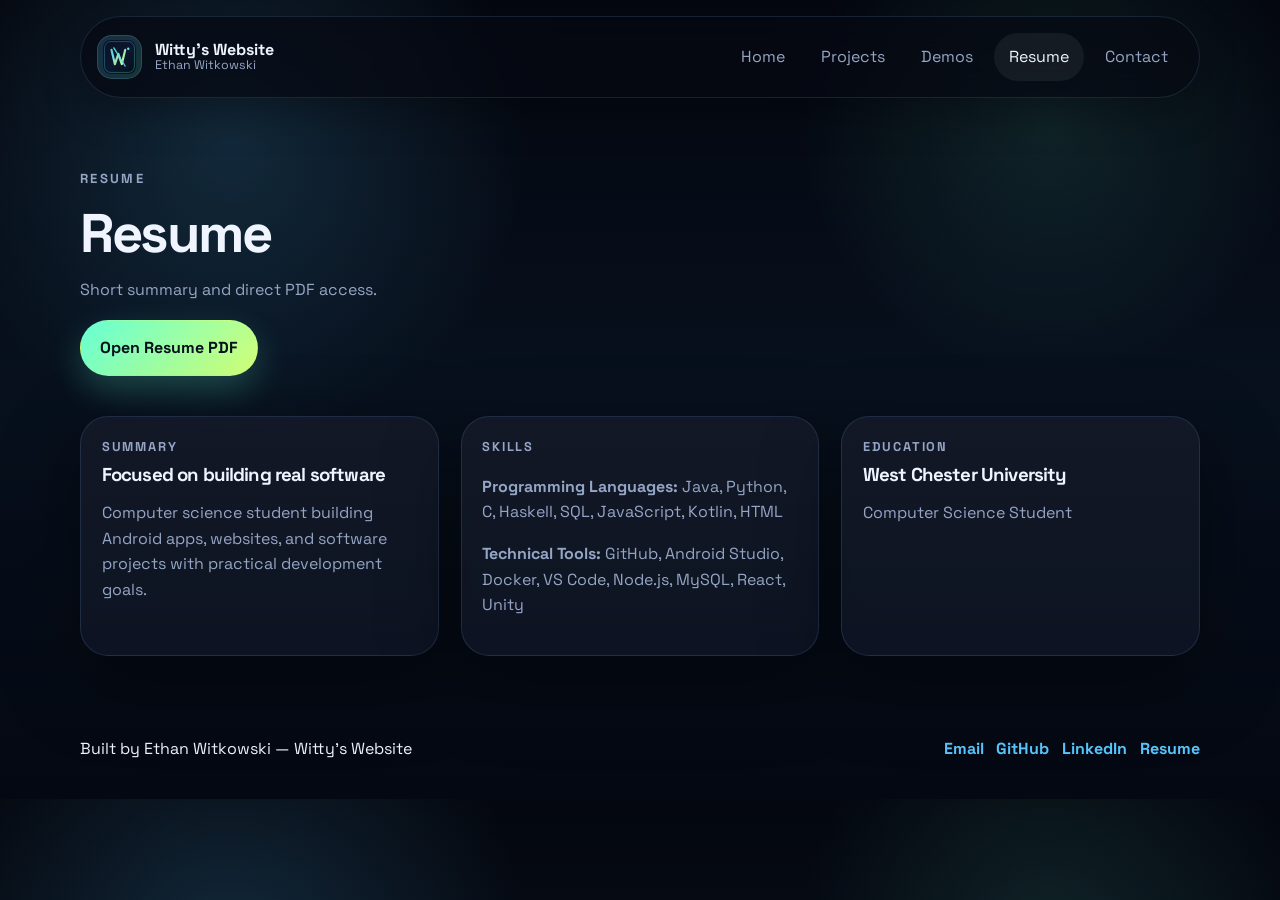
<file: resume.html>
<!DOCTYPE html>
<html lang="en">
  <head>
    <meta charset="UTF-8" />
    <meta name="viewport" content="width=device-width, initial-scale=1.0" />
    <meta
      name="description"
      content="Resume page for Ethan Witkowski with direct PDF access, a short summary, and key details."
    />
    <title>Resume | Witty's Website</title>
    <link rel="preconnect" href="https://fonts.googleapis.com" />
    <link rel="preconnect" href="https://fonts.gstatic.com" crossorigin />
    <link
      href="https://fonts.googleapis.com/css2?family=Space+Grotesk:wght@400;500;700&family=JetBrains+Mono:wght@400;600&display=swap"
      rel="stylesheet"
    />
    <link rel="stylesheet" href="styles.css" />
  </head>
  <body data-page="resume">
    <div class="site-shell">
      <header class="topbar">
        <nav class="navbar">
          <a class="brand" href="index.html" aria-label="Witty's Website home">
            <span class="brand-mark">
              <img class="brand-logo" src="assets/wittys-website-logo.svg" alt="Witty's Website logo" />
            </span>
            <span class="brand-text">
              <strong>Witty's Website</strong>
              <small>Ethan Witkowski</small>
            </span>
          </a>

          <button
            class="menu-toggle"
            type="button"
            aria-expanded="false"
            aria-controls="nav-links"
            aria-label="Open navigation"
          >
            <span></span>
            <span></span>
            <span></span>
          </button>

          <div class="nav-links" id="nav-links">
            <a href="index.html" data-page="home">Home</a>
            <a href="projects.html" data-page="projects">Projects</a>
            <a href="demo.html" data-page="demo">Demos</a>
            <a href="resume.html" data-page="resume">Resume</a>
            <a href="contact.html" data-page="contact">Contact</a>
          </div>
        </nav>
      </header>

      <main>
        <section class="section page-header">
          <div class="page-header-copy reveal">
            <p class="eyebrow">Resume</p>
            <h1>Resume</h1>
            <p>Short summary and direct PDF access.</p>
            <div class="page-header-actions">
              <a
                class="button button-primary"
                href="assets/Ethan-Witkowski-Resume.pdf"
                target="_blank"
                rel="noreferrer"
              >
                Open Resume PDF
              </a>
            </div>
          </div>
        </section>

        <section class="section section-tight-top">
          <div class="simple-grid">
            <article class="simple-card reveal">
              <p class="card-type">Summary</p>
              <h3>Focused on building real software</h3>
              <p>Computer science student building Android apps, websites, and software projects with practical development goals.</p>
            </article>

            <article class="simple-card reveal">
              <p class="card-type">Skills</p>
              <p><strong>Programming Languages:</strong> Java, Python, C, Haskell, SQL, JavaScript, Kotlin, HTML</p>
              <p><strong>Technical Tools:</strong> GitHub, Android Studio, Docker, VS Code, Node.js, MySQL, React, Unity</p>
            </article>

            <article class="simple-card reveal">
              <p class="card-type">Education</p>
              <h3>West Chester University</h3>
              <p>Computer Science Student</p>
            </article>
          </div>
        </section>
      </main>

      <footer class="footer">
        <p>Built by Ethan Witkowski — Witty's Website</p>
        <div class="footer-links">
          <a href="mailto:ew994895@wcupa.edu">Email</a>
          <a href="https://github.com/ew994895" target="_blank" rel="noreferrer">GitHub</a>
          <a href="https://www.linkedin.com/in/ethan-witkowski-81ba93391/" target="_blank" rel="noreferrer">LinkedIn</a>
          <a href="assets/Ethan-Witkowski-Resume.pdf" target="_blank" rel="noreferrer">Resume</a>
        </div>
      </footer>
    </div>

    <script src="script.js"></script>
  </body>
</html>
</file>
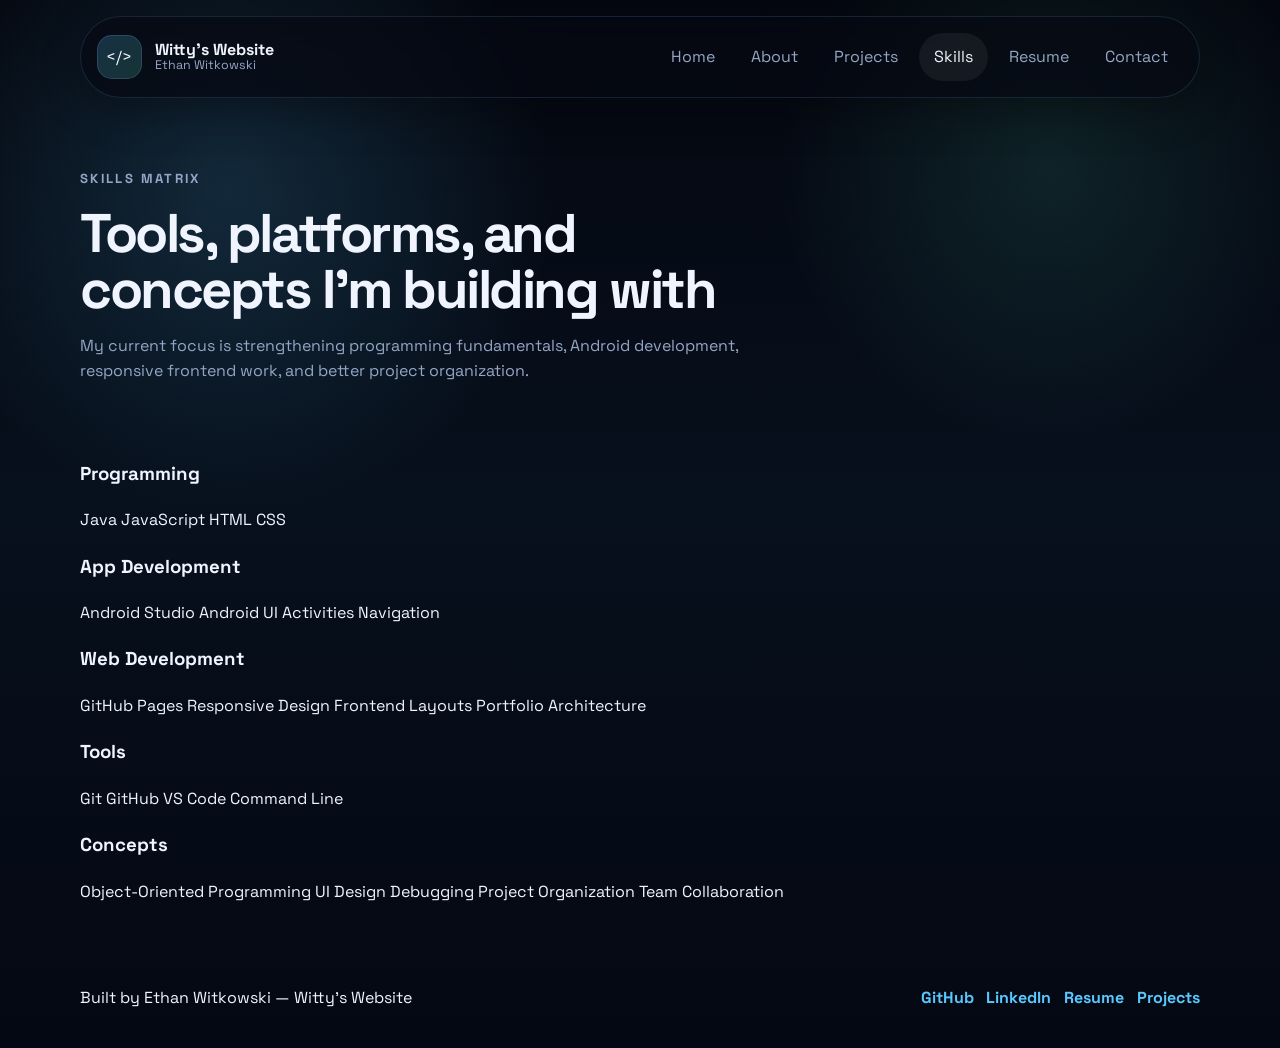
<file: skills.html>
<!DOCTYPE html>
<html lang="en">
  <head>
    <meta charset="UTF-8" />
    <meta name="viewport" content="width=device-width, initial-scale=1.0" />
    <meta
      name="description"
      content="Explore Ethan Witkowski's programming, app development, web development, tools, and concepts."
    />
    <title>Skills | Witty's Website</title>
    <link rel="preconnect" href="https://fonts.googleapis.com" />
    <link rel="preconnect" href="https://fonts.gstatic.com" crossorigin />
    <link
      href="https://fonts.googleapis.com/css2?family=Space+Grotesk:wght@400;500;700&family=JetBrains+Mono:wght@400;600&display=swap"
      rel="stylesheet"
    />
    <link rel="stylesheet" href="styles.css" />
  </head>
  <body data-page="skills">
    <div class="site-shell">
      <header class="topbar">
        <nav class="navbar">
          <a class="brand" href="index.html" aria-label="Witty's Website home">
            <span class="brand-mark">&lt;/&gt;</span>
            <span class="brand-text">
              <strong>Witty's Website</strong>
              <small>Ethan Witkowski</small>
            </span>
          </a>

          <button
            class="menu-toggle"
            type="button"
            aria-expanded="false"
            aria-controls="nav-links"
            aria-label="Open navigation"
          >
            <span></span>
            <span></span>
            <span></span>
          </button>

          <div class="nav-links" id="nav-links">
            <a href="index.html" data-page="home">Home</a>
            <a href="about.html" data-page="about">About</a>
            <a href="projects.html" data-page="projects">Projects</a>
            <a href="skills.html" data-page="skills">Skills</a>
            <a href="resume.html" data-page="resume">Resume</a>
            <a href="contact.html" data-page="contact">Contact</a>
          </div>
        </nav>
      </header>

      <main>
        <section class="section page-header">
          <div class="page-header-copy reveal">
            <p class="eyebrow">Skills Matrix</p>
            <h1>Tools, platforms, and concepts I’m building with</h1>
            <p>
              My current focus is strengthening programming fundamentals, Android
              development, responsive frontend work, and better project organization.
            </p>
          </div>
        </section>

        <section class="section section-tight-top">
          <div class="skills-grid skills-grid-full">
            <article class="glass-card skill-category reveal">
              <h3>Programming</h3>
              <div class="badge-group">
                <span>Java</span>
                <span>JavaScript</span>
                <span>HTML</span>
                <span>CSS</span>
              </div>
            </article>
            <article class="glass-card skill-category reveal">
              <h3>App Development</h3>
              <div class="badge-group">
                <span>Android Studio</span>
                <span>Android UI</span>
                <span>Activities</span>
                <span>Navigation</span>
              </div>
            </article>
            <article class="glass-card skill-category reveal">
              <h3>Web Development</h3>
              <div class="badge-group">
                <span>GitHub Pages</span>
                <span>Responsive Design</span>
                <span>Frontend Layouts</span>
                <span>Portfolio Architecture</span>
              </div>
            </article>
            <article class="glass-card skill-category reveal">
              <h3>Tools</h3>
              <div class="badge-group">
                <span>Git</span>
                <span>GitHub</span>
                <span>VS Code</span>
                <span>Command Line</span>
              </div>
            </article>
            <article class="glass-card skill-category reveal">
              <h3>Concepts</h3>
              <div class="badge-group">
                <span>Object-Oriented Programming</span>
                <span>UI Design</span>
                <span>Debugging</span>
                <span>Project Organization</span>
                <span>Team Collaboration</span>
              </div>
            </article>
          </div>
        </section>
      </main>

      <footer class="footer">
        <p>Built by Ethan Witkowski — Witty's Website</p>
        <div class="footer-links">
          <a href="#">GitHub</a>
          <a href="#">LinkedIn</a>
          <a href="assets/Ethan-Witkowski-Resume.pdf" target="_blank" rel="noreferrer">Resume</a>
          <a href="projects.html">Projects</a>
        </div>
      </footer>
    </div>

    <script src="script.js"></script>
  </body>
</html>
</file>
<file: styles.css>
:root {
  --bg: #050814;
  --bg-soft: #0b1224;
  --panel: rgba(12, 18, 34, 0.82);
  --panel-strong: rgba(15, 24, 45, 0.94);
  --line: rgba(132, 188, 255, 0.14);
  --text: #eff4ff;
  --muted: #95a5c5;
  --accent: #58c8ff;
  --accent-2: #65ffd5;
  --shadow: 0 26px 80px rgba(0, 0, 0, 0.42);
  --radius-lg: 28px;
  --radius-md: 18px;
  --nav-height: 82px;
}

* {
  box-sizing: border-box;
}

html {
  scroll-behavior: smooth;
}

body {
  margin: 0;
  min-width: 320px;
  font-family: "Space Grotesk", sans-serif;
  color: var(--text);
  line-height: 1.6;
  background:
    radial-gradient(circle at 18% 18%, rgba(88, 200, 255, 0.16), transparent 24%),
    radial-gradient(circle at 82% 16%, rgba(101, 255, 213, 0.1), transparent 20%),
    linear-gradient(180deg, #04070f 0%, #07101d 48%, #040812 100%);
}

body::before {
  content: "";
  position: fixed;
  inset: 0;
  pointer-events: none;
  background:
    linear-gradient(rgba(255, 255, 255, 0.022) 1px, transparent 1px),
    linear-gradient(90deg, rgba(255, 255, 255, 0.022) 1px, transparent 1px);
  background-size: 72px 72px;
  opacity: 0.18;
  mask-image: linear-gradient(180deg, rgba(255, 255, 255, 0.7), transparent 100%);
}

a {
  color: inherit;
  text-decoration: none;
}

button,
a {
  -webkit-tap-highlight-color: transparent;
}

.site-shell {
  position: relative;
  overflow-x: hidden;
}

.section {
  width: min(1120px, calc(100% - 2rem));
  margin: 0 auto;
  padding: 5rem 0;
}

.section-tight-top {
  padding-top: 1.25rem;
}

.topbar {
  position: sticky;
  top: 0;
  z-index: 40;
  padding: 1rem 0 0;
}

.navbar {
  width: min(1120px, calc(100% - 2rem));
  min-height: var(--nav-height);
  margin: 0 auto;
  padding: 0.9rem 1rem;
  display: flex;
  align-items: center;
  justify-content: space-between;
  gap: 1rem;
  border: 1px solid var(--line);
  border-radius: 999px;
  background: rgba(6, 9, 18, 0.72);
  backdrop-filter: blur(18px);
  box-shadow: 0 14px 40px rgba(0, 0, 0, 0.28);
}

.brand {
  display: inline-flex;
  align-items: center;
  gap: 0.85rem;
}

.brand-mark {
  width: 2.8rem;
  height: 2.8rem;
  display: grid;
  place-items: center;
  border-radius: 15px;
  background: linear-gradient(135deg, rgba(88, 200, 255, 0.2), rgba(101, 255, 213, 0.16));
  box-shadow: inset 0 0 0 1px rgba(132, 188, 255, 0.18);
}

.brand-logo {
  width: 2.1rem;
  height: 2.1rem;
  display: block;
}

.brand-text {
  display: flex;
  flex-direction: column;
  line-height: 1.04;
}

.brand-text strong {
  font-size: 1rem;
}

.brand-text small {
  color: var(--muted);
  font-size: 0.78rem;
}

.nav-links {
  display: flex;
  align-items: center;
  gap: 0.35rem;
}

.nav-links a {
  padding: 0.72rem 0.95rem;
  border-radius: 999px;
  color: var(--muted);
  transition: color 160ms ease, background-color 160ms ease;
}

.nav-links a:hover,
.nav-links a.active {
  color: var(--text);
  background: rgba(255, 255, 255, 0.06);
}

.menu-toggle {
  display: none;
  width: 3rem;
  height: 3rem;
  border: 0;
  border-radius: 999px;
  background: rgba(255, 255, 255, 0.06);
  cursor: pointer;
}

.menu-toggle span {
  display: block;
  width: 1.15rem;
  height: 2px;
  margin: 0.24rem auto;
  background: var(--text);
  border-radius: 999px;
  transition: transform 160ms ease, opacity 160ms ease;
}

.eyebrow {
  margin: 0 0 0.95rem;
  color: var(--accent-2);
  font-size: 0.82rem;
  text-transform: uppercase;
  letter-spacing: 0.18em;
  font-weight: 700;
}

.hero h1,
.page-header h1,
.section-heading h2,
.card-body h3,
.simple-card h3 {
  margin: 0 0 0.75rem;
  line-height: 1.03;
  letter-spacing: -0.045em;
}

.hero h1 {
  font-size: clamp(3.4rem, 8vw, 6rem);
}

.page-header h1,
.section-heading h2 {
  font-size: clamp(2.2rem, 5vw, 3.4rem);
}

.hero-subtitle {
  margin: 0 0 0.85rem;
  font-size: clamp(1.08rem, 2vw, 1.3rem);
}

.hero-intro,
.page-header p,
.card-body p,
.simple-card p {
  color: var(--muted);
}

.hero-minimal {
  min-height: calc(90vh - var(--nav-height));
  display: grid;
  grid-template-columns: minmax(0, 1fr) minmax(320px, 0.95fr);
  align-items: center;
  gap: 2rem;
  padding-top: 2rem;
}

.hero-copy {
  max-width: 620px;
}

.hero-intro {
  max-width: 36rem;
  margin: 0 0 1.85rem;
}

.hero-actions,
.action-row,
.page-header-actions,
.footer-links,
.tag-row {
  display: flex;
  flex-wrap: wrap;
  gap: 0.8rem;
}

.button {
  display: inline-flex;
  align-items: center;
  justify-content: center;
  min-height: 3rem;
  padding: 0.88rem 1.18rem;
  border: 1px solid transparent;
  border-radius: 999px;
  font-weight: 700;
  transition: transform 180ms ease, background-color 180ms ease, border-color 180ms ease, box-shadow 180ms ease;
}

.button:hover {
  transform: translateY(-2px);
}

.button-primary {
  color: #06111d;
  background: linear-gradient(135deg, var(--accent-2), #d3ff75);
  box-shadow: 0 14px 34px rgba(101, 255, 213, 0.22);
}

.button-secondary {
  background: rgba(255, 255, 255, 0.05);
  border-color: var(--line);
}

.button-ghost {
  background: rgba(255, 255, 255, 0.025);
  border-color: var(--line);
}

.hero-display {
  position: relative;
  min-height: 520px;
  display: grid;
  place-items: center;
}

.hero-spotlight {
  position: absolute;
  inset: 8% 10%;
  border-radius: 50%;
  background:
    radial-gradient(circle, rgba(88, 200, 255, 0.24), transparent 52%),
    radial-gradient(circle at 60% 40%, rgba(101, 255, 213, 0.16), transparent 32%);
  filter: blur(22px);
}

.hero-core-card,
.hero-side-card,
.project-card,
.simple-card {
  position: relative;
  border: 1px solid var(--line);
  border-radius: var(--radius-lg);
  background:
    linear-gradient(180deg, rgba(255, 255, 255, 0.03), rgba(255, 255, 255, 0.015)),
    var(--panel);
  box-shadow: var(--shadow);
  overflow: hidden;
}

.hero-core-card {
  width: min(100%, 30rem);
  padding: 1rem;
  z-index: 2;
}

.hero-side-card {
  position: absolute;
  width: 10.5rem;
  padding: 0.75rem;
  z-index: 1;
}

.card-left {
  left: 0;
  bottom: 3rem;
  transform: rotate(-10deg);
}

.card-right {
  right: 0;
  top: 4rem;
  transform: rotate(10deg);
}

.page-header {
  padding-top: 4.4rem;
  padding-bottom: 1.25rem;
}

.page-header-copy {
  max-width: 720px;
}

.page-header-actions {
  margin-top: 1.1rem;
}

.section-heading {
  max-width: 560px;
  margin-bottom: 1.8rem;
}

.project-grid,
.demo-grid,
.simple-grid {
  display: grid;
  gap: 1.35rem;
}

.project-grid,
.demo-grid {
  grid-template-columns: repeat(3, minmax(0, 1fr));
}

.simple-grid {
  grid-template-columns: repeat(3, minmax(0, 1fr));
}

.project-card {
  transition: transform 220ms ease, border-color 220ms ease, box-shadow 220ms ease;
}

.project-card:hover,
.simple-card:hover,
.hero-core-card:hover,
.hero-side-card:hover {
  transform: translateY(-6px);
  border-color: rgba(101, 255, 213, 0.2);
  box-shadow: 0 30px 90px rgba(0, 0, 0, 0.5);
}

.card-media {
  min-height: 270px;
  padding: 1rem;
  display: grid;
  place-items: center;
  background:
    radial-gradient(circle at 20% 20%, rgba(88, 200, 255, 0.18), transparent 28%),
    linear-gradient(180deg, rgba(15, 24, 45, 0.98), rgba(11, 17, 31, 1));
  border-bottom: 1px solid rgba(132, 188, 255, 0.08);
}

.card-body,
.simple-card {
  padding: 1.3rem;
}

.card-type {
  margin: 0 0 0.45rem;
  color: var(--accent-2);
  font-size: 0.8rem;
  letter-spacing: 0.14em;
  text-transform: uppercase;
  font-weight: 700;
}

.tag-row {
  margin: 0.95rem 0 1.05rem;
}

.tag-row span,
.screen-chip {
  padding: 0.45rem 0.75rem;
  border-radius: 999px;
  border: 1px solid rgba(132, 188, 255, 0.12);
  background: rgba(255, 255, 255, 0.04);
  font-size: 0.87rem;
}

.mockup-browser,
.mockup-phone,
.mockup-video {
  width: 100%;
  border: 1px solid rgba(132, 188, 255, 0.14);
  border-radius: 22px;
  background:
    linear-gradient(180deg, rgba(255, 255, 255, 0.045), rgba(255, 255, 255, 0.015)),
    var(--panel-strong);
  box-shadow: inset 0 1px 0 rgba(255, 255, 255, 0.04);
  overflow: hidden;
}

.media-shell {
  max-width: 360px;
}

.browser-bar {
  display: flex;
  gap: 0.4rem;
  padding: 0.8rem 0.9rem;
  border-bottom: 1px solid rgba(132, 188, 255, 0.1);
}

.browser-bar span {
  width: 0.7rem;
  height: 0.7rem;
  border-radius: 50%;
  background: rgba(255, 255, 255, 0.18);
}

.browser-bar span:nth-child(1) {
  background: #ff7f70;
}

.browser-bar span:nth-child(2) {
  background: #ffd96f;
}

.browser-bar span:nth-child(3) {
  background: #61ffd7;
}

.browser-canvas,
.phone-screen,
.mockup-video {
  min-height: 220px;
  display: grid;
  place-items: center;
}

.demo-video {
  width: 100%;
  max-width: 360px;
  display: block;
  border: 1px solid rgba(132, 188, 255, 0.14);
  border-radius: 22px;
  background: #000;
  box-shadow: 0 18px 42px rgba(0, 0, 0, 0.35);
}

.demo-video-frame {
  width: 100%;
  max-width: 360px;
  display: grid;
  gap: 0.9rem;
  justify-items: center;
}

.browser-canvas {
  padding: 1.1rem;
  background:
    radial-gradient(circle at top, rgba(88, 200, 255, 0.16), transparent 36%),
    linear-gradient(180deg, rgba(15, 24, 45, 0.98), rgba(10, 16, 31, 1));
}

.preview-grid {
  display: grid;
  grid-template-columns: repeat(3, minmax(0, 1fr));
  gap: 0.7rem;
  width: 100%;
  margin-top: 1rem;
}

.preview-grid span {
  display: block;
  min-height: 2.2rem;
  border-radius: 12px;
  background: rgba(255, 255, 255, 0.055);
  border: 1px solid rgba(132, 188, 255, 0.08);
}

.mockup-phone {
  max-width: 14rem;
  padding: 0.5rem;
  border-radius: 30px;
}

.phone-notch {
  width: 42%;
  height: 1.1rem;
  margin: 0.2rem auto 0.55rem;
  border-radius: 999px;
  background: rgba(255, 255, 255, 0.12);
}

.phone-screen {
  padding: 1rem;
  border-radius: 24px;
  background:
    radial-gradient(circle at 24% 20%, rgba(101, 255, 213, 0.14), transparent 26%),
    radial-gradient(circle at 72% 24%, rgba(88, 200, 255, 0.16), transparent 28%),
    linear-gradient(180deg, rgba(14, 22, 42, 0.98), rgba(9, 15, 28, 1));
}

.phone-accent-alt .phone-screen {
  background:
    radial-gradient(circle at 24% 20%, rgba(88, 200, 255, 0.16), transparent 26%),
    radial-gradient(circle at 72% 24%, rgba(101, 255, 213, 0.14), transparent 28%),
    linear-gradient(180deg, rgba(14, 22, 42, 0.98), rgba(9, 15, 28, 1));
}

.mockup-video {
  background:
    radial-gradient(circle at top, rgba(88, 200, 255, 0.18), transparent 34%),
    linear-gradient(180deg, rgba(14, 22, 42, 0.98), rgba(9, 15, 28, 1));
}

.project-initials {
  display: grid;
  place-items: center;
  width: 5rem;
  height: 5rem;
  border-radius: 20px;
  background: linear-gradient(135deg, rgba(88, 200, 255, 0.16), rgba(101, 255, 213, 0.16));
  border: 1px solid rgba(132, 188, 255, 0.12);
  font-size: 1.35rem;
  font-weight: 700;
  letter-spacing: 0.06em;
}

.project-logo,
.demo-logo {
  width: min(100%, 6.5rem);
  max-height: 6.5rem;
  object-fit: contain;
  filter: drop-shadow(0 12px 24px rgba(0, 0, 0, 0.28));
}

.project-logo-large {
  width: min(100%, 7.25rem);
  max-height: 7.25rem;
}

.project-brand-logo {
  display: block;
  width: 100%;
  max-width: 22rem;
  border-radius: 10px;
  box-shadow: 0 14px 32px rgba(0, 0, 0, 0.28);
}

.contact-card {
  max-width: 760px;
  margin: 0 auto;
}

.contact-list {
  display: grid;
  gap: 1.4rem;
}

.inline-link,
.footer-links a {
  color: var(--accent);
  font-weight: 700;
}

.inline-link:hover,
.footer-links a:hover {
  color: var(--accent-2);
}

.footer {
  width: min(1120px, calc(100% - 2rem));
  margin: 0 auto;
  padding: 0 0 2.35rem;
  display: flex;
  align-items: flex-start;
  justify-content: space-between;
  gap: 1rem;
}

.footer p {
  margin: 0;
}

.reveal {
  opacity: 0;
  transform: translateY(22px);
  transition: opacity 460ms ease, transform 460ms ease;
}

.reveal.is-visible {
  opacity: 1;
  transform: translateY(0);
}

@media (max-width: 980px) {
  .hero-minimal,
  .project-grid,
  .demo-grid,
  .simple-grid {
    grid-template-columns: 1fr;
  }

  .hero-display {
    min-height: 460px;
  }
}

@media (max-width: 820px) {
  :root {
    --nav-height: 76px;
  }

  .topbar {
    padding-top: 0.75rem;
  }

  .navbar {
    border-radius: 28px;
    align-items: flex-start;
    flex-wrap: wrap;
  }

  .menu-toggle {
    display: inline-block;
  }

  .menu-toggle.is-open span:nth-child(1) {
    transform: translateY(6px) rotate(45deg);
  }

  .menu-toggle.is-open span:nth-child(2) {
    opacity: 0;
  }

  .menu-toggle.is-open span:nth-child(3) {
    transform: translateY(-6px) rotate(-45deg);
  }

  .nav-links {
    display: none;
    width: 100%;
    padding-top: 0.45rem;
    flex-direction: column;
    align-items: stretch;
  }

  .nav-links.open {
    display: flex;
  }

  .hero-side-card {
    width: 9rem;
  }
}

@media (max-width: 600px) {
  .section,
  .navbar,
  .footer {
    width: min(100% - 1.1rem, 100%);
  }

  .section {
    padding: 4rem 0;
  }

  .hero h1 {
    font-size: clamp(2.8rem, 15vw, 4.4rem);
  }

  .hero-display {
    min-height: 400px;
  }

  .hero-side-card {
    position: absolute;
    width: 8rem;
  }

  .card-left {
    left: -0.2rem;
    bottom: 1rem;
  }

  .card-right {
    right: -0.2rem;
    top: 2rem;
  }

  .footer {
    flex-direction: column;
  }
}

@media (prefers-reduced-motion: reduce) {
  html {
    scroll-behavior: auto;
  }

  *,
  *::before,
  *::after {
    animation: none !important;
    transition-duration: 0ms !important;
  }

  .reveal {
    opacity: 1;
    transform: none;
  }
}
</file>
